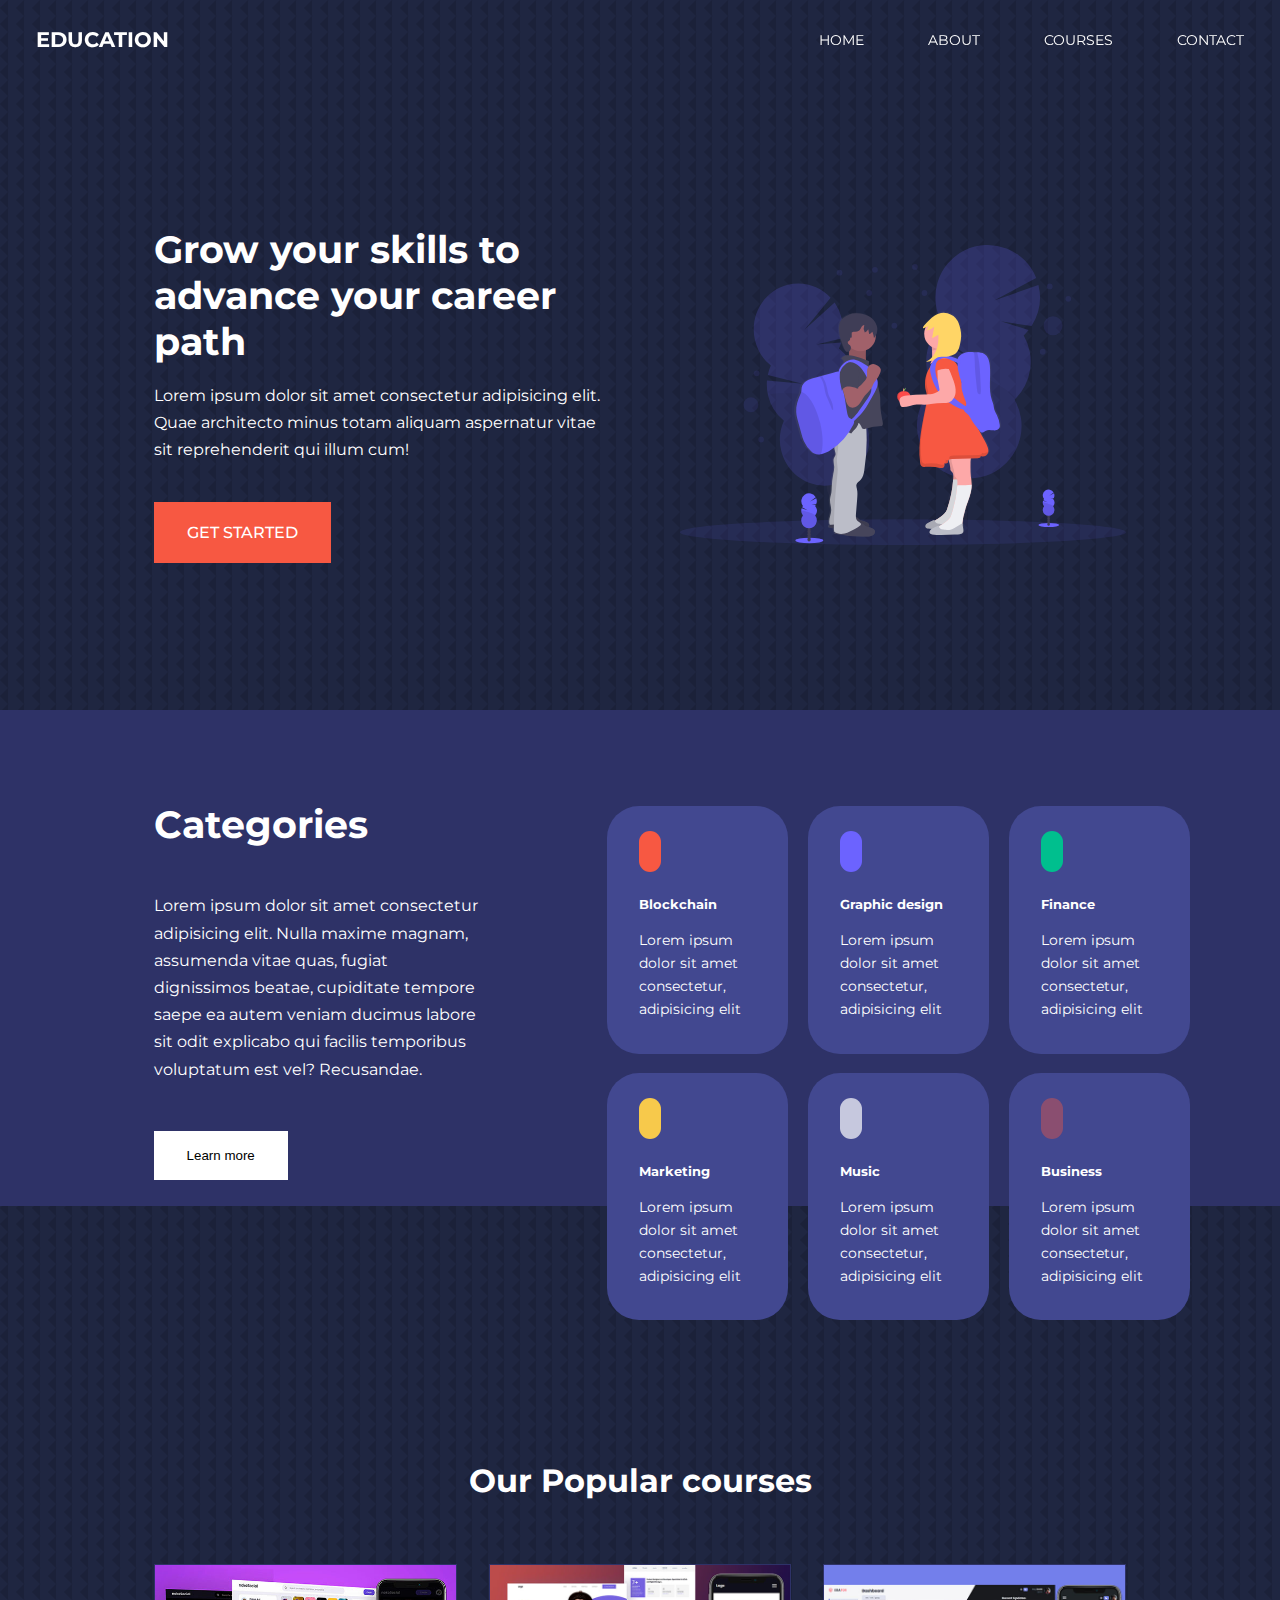
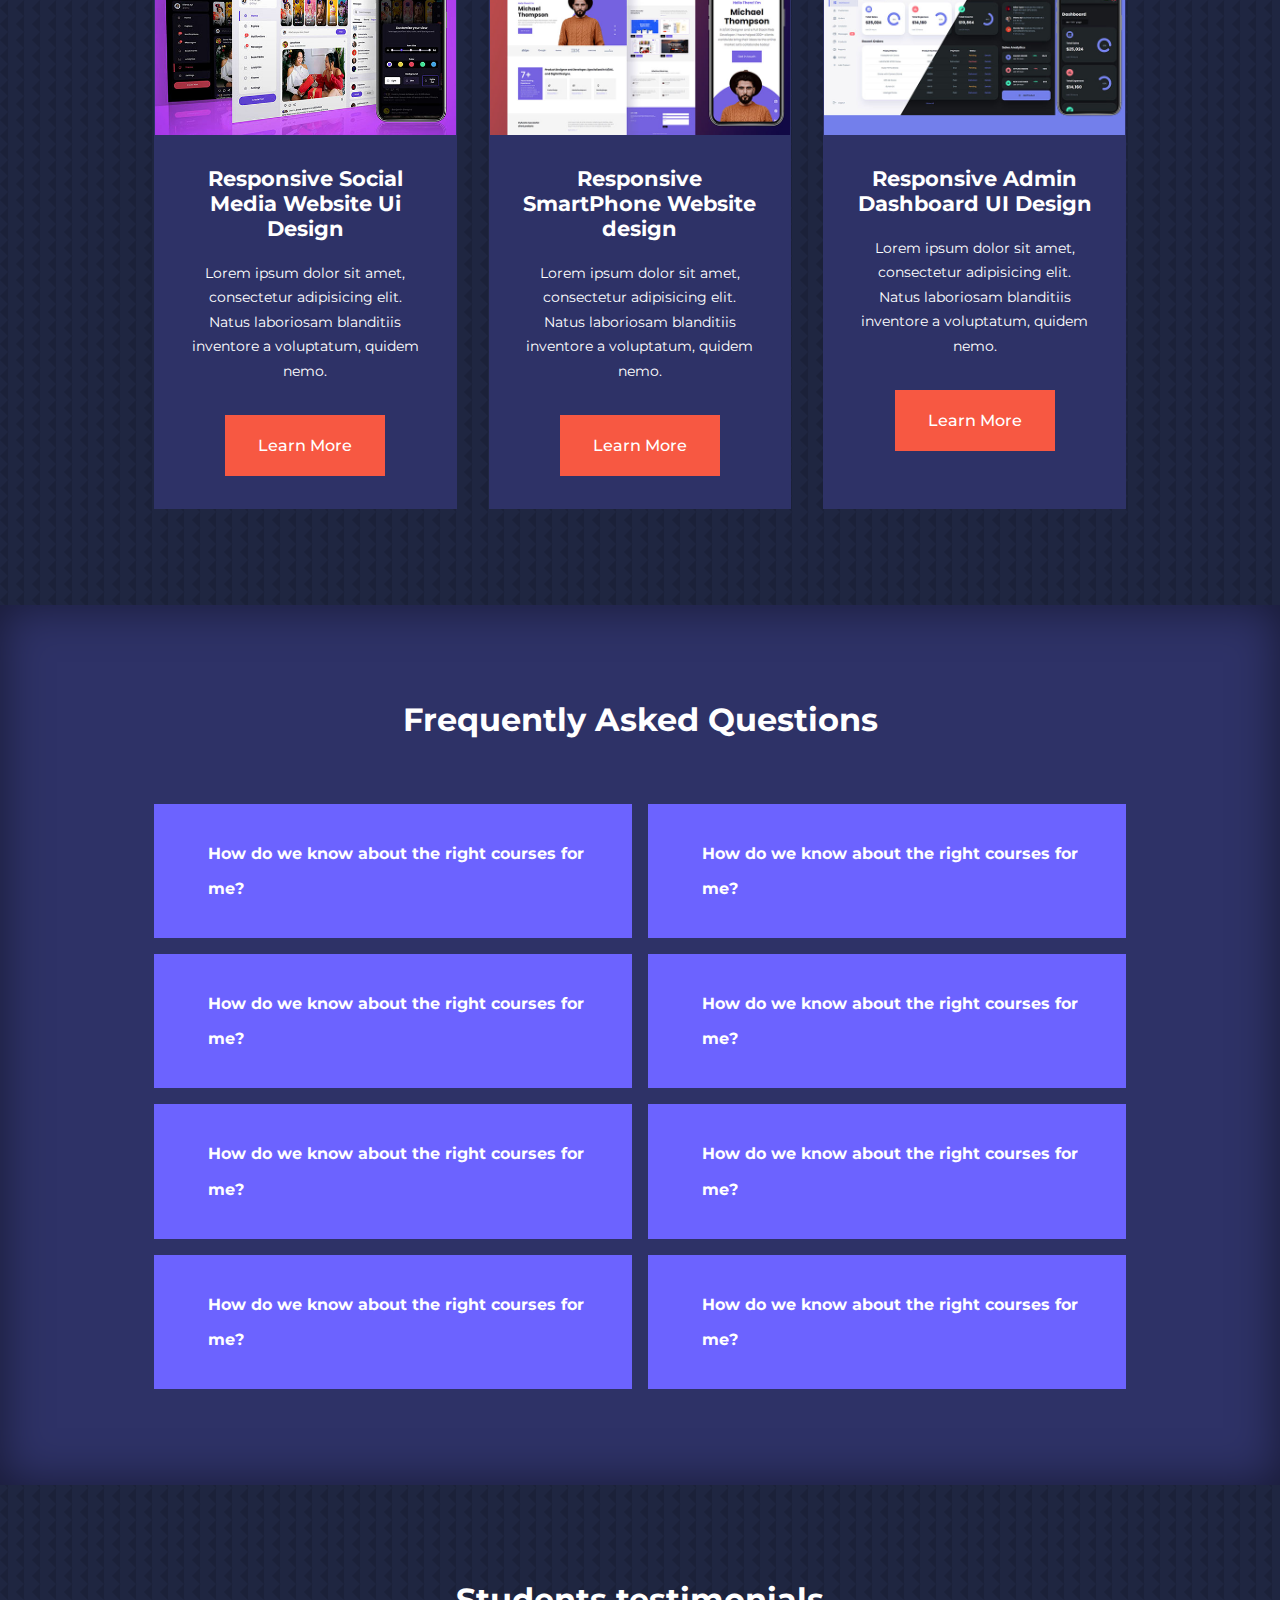
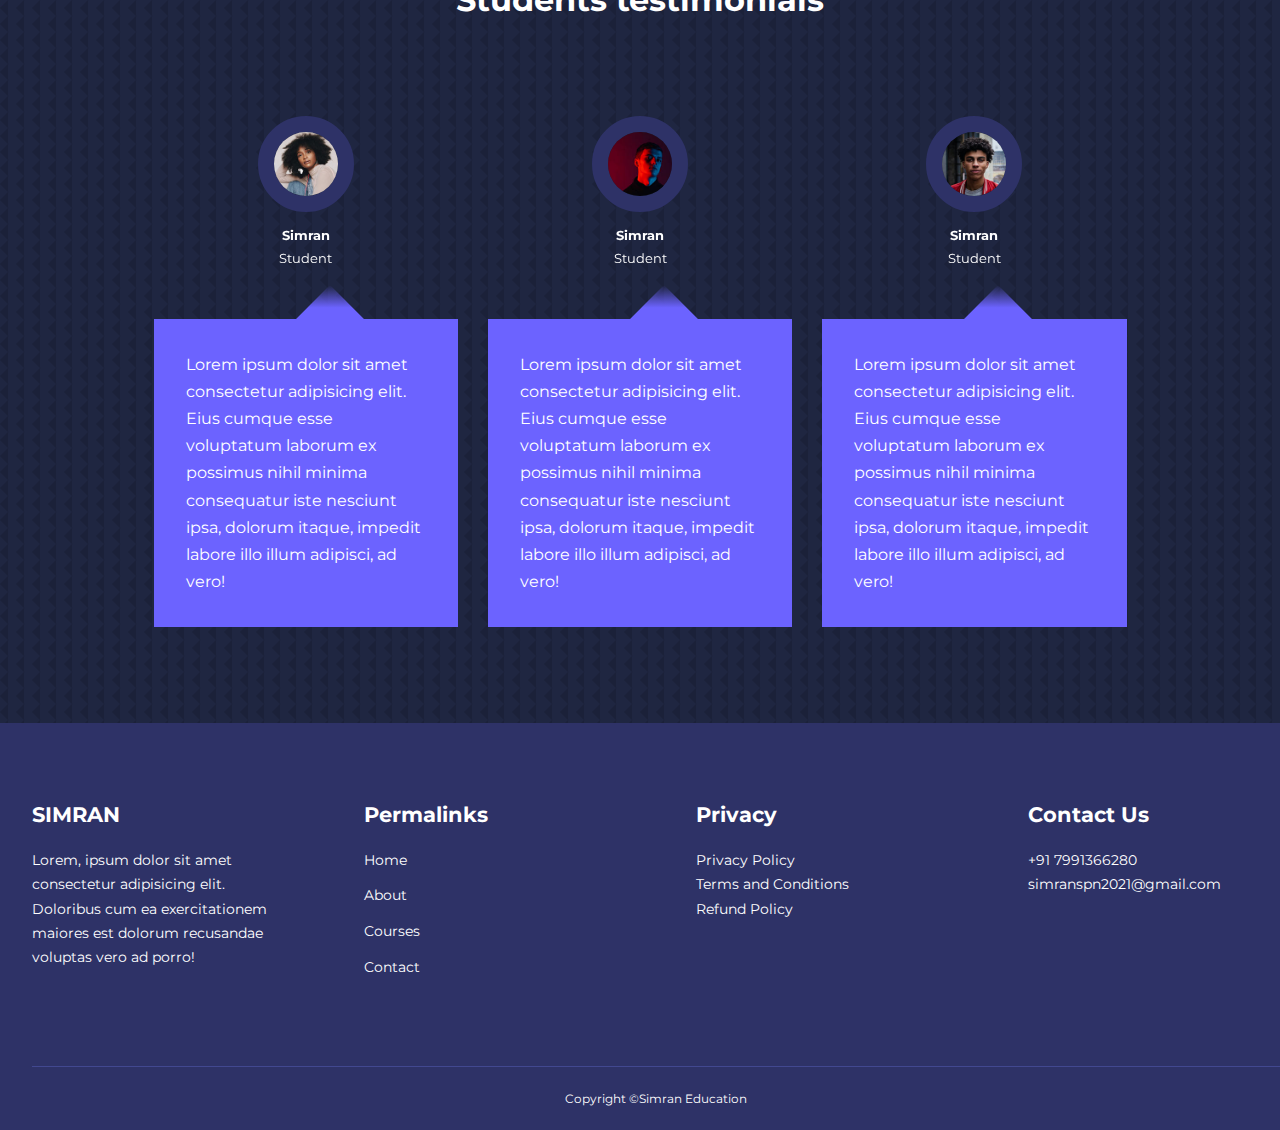
<file: education_website/index.html>
<!---we will also talk about the hosting uisng netlify -->
<!DOCTYPE html>
<html lang="en">
  <head>
    <meta charset="UTF-8" />
    <meta name="viewport" content="width=device-width, initial-scale=1" />
    <title>Education website</title>
    <link rel="stylesheet" href="./css/style.css" />
    <!--for icon we have to use this link ,we have use iconscout-->
    <link
      rel="stylesheet"
      href="https://unicons.iconscout.com/release/v4.0.8/css/line.css"
    />
    <!--to use the google font we have to paste the link here from googlefont.com-->
    <link rel="preconnect" href="https://fonts.googleapis.com" />
    <link rel="preconnect" href="https://fonts.gstatic.com" crossorigin />
    <link
      href="https://fonts.googleapis.com/css2?family=Montserrat:wght@300;400;500;600;800;900&display=swap"
      rel="stylesheet"
    />
    <!--for slider (use in testimonials section)we will use swiperjs.com-->
    <link
      rel="stylesheet"
      href="https://cdn.jsdelivr.net/npm/swiper@10/swiper-bundle.min.css"
    />
    <style>
      body{
        background-image: url("./images/bg-texture.png");
      }
    </style>
  </head>
  <body>
    <!--start of navigation bar -->
    <nav>
      <div class="container nav_container">
        <a href="index.html" id="edu_name"><h4>EDUCATION</h4></a>
        <ul class="nav_menu">
          <li><a href="index.html">HOME</a></li>
          <li><a href="about.html">ABOUT</a></li>
          <li><a href="courses.html">COURSES</a></li>
          <li><a href="contact.html">CONTACT</a></li>
        </ul>
        <!--this is the button for opening the menus-HOMME,CONTACT ETC in th mobile as it will be responsive-->
        <button id="open-menu-btns"><i class="uil uil-bars"></i></button>
        <!--this is the close button -->
        <button id="close-menu-btns"><i class="uil uil-multiply"></i></button>
      </div>
    </nav>
    <!--end of navigation -->
    <!--start of header section-->
    <header>
      <div class="container header_container">
        <div class="header_left">
          <h1>Grow your skills to advance your career path</h1>
          <p>
            Lorem ipsum dolor sit amet consectetur adipisicing elit. Quae
            architecto minus totam aliquam aspernatur vitae sit reprehenderit
            qui illum cum!
          </p>
          <a href="courses.html" class="btn btn-primary">GET STARTED</a>
        </div>
        <div class="header_right">
          <div class="header_right-image">
            <img src="./images/header.svg" alt="" />
          </div>
        </div>
      </div>
    </header>
    <!--end of header section-->

    <!----section area of categories-->
    <section class="categories">
      <div class="container categories_container">
        <div class="categories_left">
          <h1>Categories</h1>
          <p>
            Lorem ipsum dolor sit amet consectetur adipisicing elit. Nulla
            maxime magnam, assumenda vitae quas, fugiat dignissimos beatae,
            cupiditate tempore saepe ea autem veniam ducimus labore sit odit
            explicabo qui facilis temporibus voluptatum est vel? Recusandae.
          </p>
          <button class="btn">Learn more</button>
        </div>
        <div class="categories_right">
          <!--blockchain-->
          <article class="category">
            <span class="category-icon" id="s1"
              ><i class="uil uil-bitcoin-circle"></i>
            </span>
            <h5>Blockchain</h5>
            <p>Lorem ipsum dolor sit amet consectetur, adipisicing elit</p>
          </article>
          <!--Graphic design-->
          <article class="category">
            <span class="category-icon" id="s2"
              ><i class="uil uil-clapper-board"></i>
            </span>
            <h5>Graphic design</h5>
            <p>Lorem ipsum dolor sit amet consectetur, adipisicing elit</p>
          </article>
          <!--Finance-->
          <article class="category">
            <span class="category-icon" id="s3"
              ><i class="uil uil-dollar-alt"></i>
            </span>
            <h5>Finance</h5>
            <p>Lorem ipsum dolor sit amet consectetur, adipisicing elit</p>
          </article>
          <!--Marketing-->
          <article class="category">
            <span class="category-icon" id="s4"
              ><i class="uil uil-newspaper"></i
            ></span>
            <h5>Marketing</h5>
            <p>Lorem ipsum dolor sit amet consectetur, adipisicing elit</p>
          </article>
          <!---Music-->
          <article class="category">
            <span class="category-icon" id="s5"
              ><i class="uil uil-music"></i
            ></span>
            <h5>Music</h5>
            <p>Lorem ipsum dolor sit amet consectetur, adipisicing elit</p>
          </article>
          <!--business-->
          <article class="category">
            <span class="category-icon" id="s6"
              ><i class="uil uil-rupee-sign"></i>
            </span>
            <h5>Business</h5>
            <p>Lorem ipsum dolor sit amet consectetur, adipisicing elit</p>
          </article>
        </div>
      </div>
    </section>
    <!--end of categories section -->

    <!--courses section -->
    <section class="courses">
      <h2>Our Popular courses</h2>
      <div class="container courses_container">
        <article class="course">
          <div class="course_image">
            <img src="./images/course1.jpg " />
          </div>
          <div class="course_info">
            <h4>Responsive Social Media Website Ui Design</h4>
            <p>
              Lorem ipsum dolor sit amet, consectetur adipisicing elit. Natus
              laboriosam blanditiis inventore a voluptatum, quidem nemo.
            </p>
            <a href="courses.html" class="btn btn-primary">Learn More</a>
          </div>
        </article>

        <article class="course">
          <div class="course_image">
            <img src="./images/course2.jpg " />
          </div>
          <div class="course_info">
            <h4>Responsive SmartPhone Website design</h4>
            <p>
              Lorem ipsum dolor sit amet, consectetur adipisicing elit. Natus
              laboriosam blanditiis inventore a voluptatum, quidem nemo.
            </p>
            <a href="courses.html" class="btn btn-primary">Learn More</a>
          </div>
        </article>

        <article class="course">
          <div class="course_image">
            <img src="./images/course3.jpg " />
          </div>
          <div class="course_info">
            <h4>Responsive Admin Dashboard UI Design</h4>
            <p>
              Lorem ipsum dolor sit amet, consectetur adipisicing elit. Natus
              laboriosam blanditiis inventore a voluptatum, quidem nemo.
            </p>
            <a href="courses.html" class="btn btn-primary">Learn More</a>
          </div>
        </article>
      </div>
    </section>
    <!--end of courses section -->

    <!-----------------------------frequently asked question section-->
    <section class="faqs">
      <h2>Frequently Asked Questions</h2>
      <div class="container faqs_container">
        <article class="faq">
          <div class="faq_icon"><i class="uil uil-plus"></i></div>
          <div class="ques_ans">
            <h4>How do we know about the right courses for me?</h4>
            <p>
              Lorem, ipsum dolor sit amet consectetur adipisicing elit.
              Explicabo, repellendus. Voluptatem, tempore nisi iure consequatur
              sed similique quas enim magni ipsum! Laudantium officiis qui eos
              iste rem optio ut pariatur.
            </p>
          </div>
        </article>

        <article class="faq">
          <div class="faq_icon"><i class="uil uil-plus"></i></div>
          <div class="ques_ans">
            <h4>How do we know about the right courses for me?</h4>
            <p>
              Lorem, ipsum dolor sit amet consectetur adipisicing elit.
              Explicabo, repellendus. Voluptatem, tempore nisi iure consequatur
              sed similique quas enim magni ipsum! Laudantium officiis qui eos
              iste rem optio ut pariatur.
            </p>
          </div>
        </article>

        <article class="faq">
          <div class="faq_icon"><i class="uil uil-plus"></i></div>
          <div class="ques_ans">
            <h4>How do we know about the right courses for me?</h4>
            <p>
              Lorem, ipsum dolor sit amet consectetur adipisicing elit.
              Explicabo, repellendus. Voluptatem, tempore nisi iure consequatur
              sed similique quas enim magni ipsum! Laudantium officiis qui eos
              iste rem optio ut pariatur.
            </p>
          </div>
        </article>

        <article class="faq">
          <div class="faq_icon"><i class="uil uil-plus"></i></div>
          <div class="ques_ans">
            <h4>How do we know about the right courses for me?</h4>
            <p>
              Lorem, ipsum dolor sit amet consectetur adipisicing elit.
              Explicabo, repellendus. Voluptatem, tempore nisi iure consequatur
              sed similique quas enim magni ipsum! Laudantium officiis qui eos
              iste rem optio ut pariatur.
            </p>
          </div>
        </article>

        <article class="faq">
          <div class="faq_icon"><i class="uil uil-plus"></i></div>
          <div class="ques_ans">
            <h4>How do we know about the right courses for me?</h4>
            <p>
              Lorem, ipsum dolor sit amet consectetur adipisicing elit.
              Explicabo, repellendus. Voluptatem, tempore nisi iure consequatur
              sed similique quas enim magni ipsum! Laudantium officiis qui eos
              iste rem optio ut pariatur.
            </p>
          </div>
        </article>

        <article class="faq">
          <div class="faq_icon"><i class="uil uil-plus"></i></div>
          <div class="ques_ans">
            <h4>How do we know about the right courses for me?</h4>
            <p>
              Lorem, ipsum dolor sit amet consectetur adipisicing elit.
              Explicabo, repellendus. Voluptatem, tempore nisi iure consequatur
              sed similique quas enim magni ipsum! Laudantium officiis qui eos
              iste rem optio ut pariatur.
            </p>
          </div>
        </article>

        <article class="faq">
          <div class="faq_icon"><i class="uil uil-plus"></i></div>
          <div class="ques_ans">
            <h4>How do we know about the right courses for me?</h4>
            <p>
              Lorem, ipsum dolor sit amet consectetur adipisicing elit.
              Explicabo, repellendus. Voluptatem, tempore nisi iure consequatur
              sed similique quas enim magni ipsum! Laudantium officiis qui eos
              iste rem optio ut pariatur.
            </p>
          </div>
        </article>

        <article class="faq">
          <div class="faq_icon"><i class="uil uil-plus"></i></div>
          <div class="ques_ans">
            <h4>How do we know about the right courses for me?</h4>
            <p>
              Lorem, ipsum dolor sit amet consectetur adipisicing elit.
              Explicabo, repellendus. Voluptatem, tempore nisi iure consequatur
              sed similique quas enim magni ipsum! Laudantium officiis qui eos
              iste rem optio ut pariatur.
            </p>
          </div>
        </article>
      </div>
    </section>
    <!----end of Frequenlty asked questions-->

    <!--start of testimonials-->
    <section class="container testimonials_container mySwiper">
      <h2>Students testimonials</h2>
      <div class="swiper-wrapper">
        <article class="testimonial swiper-slide">
          <div class="avatar">
            <img src="./images/avatar1.jpg" />
          </div>
          <div class="testimonial_info">
            <h5>Simran</h5>
            <small>Student</small>
          </div>
          <div class="testimonial_body">
            <p>
              Lorem ipsum dolor sit amet consectetur adipisicing elit. Eius
              cumque esse voluptatum laborum ex possimus nihil minima
              consequatur iste nesciunt ipsa, dolorum itaque, impedit labore
              illo illum adipisci, ad vero!
            </p>
          </div>
        </article>

        <article class="testimonial swiper-slide">
          <div class="avatar">
            <img src="./images/avatar2.jpg" />
          </div>
          <div class="testimonial_info">
            <h5>Simran</h5>
            <small>Student</small>
          </div>
          <div class="testimonial_body">
            <p>
              Lorem ipsum dolor sit amet consectetur adipisicing elit. Eius
              cumque esse voluptatum laborum ex possimus nihil minima
              consequatur iste nesciunt ipsa, dolorum itaque, impedit labore
              illo illum adipisci, ad vero!
            </p>
          </div>
        </article>

        <article class="testimonial swiper-slide">
          <div class="avatar">
            <img src="./images/avatar3.jpg" />
          </div>
          <div class="testimonial_info">
            <h5>Simran</h5>
            <small>Student</small>
          </div>
          <div class="testimonial_body">
            <p>
              Lorem ipsum dolor sit amet consectetur adipisicing elit. Eius
              cumque esse voluptatum laborum ex possimus nihil minima
              consequatur iste nesciunt ipsa, dolorum itaque, impedit labore
              illo illum adipisci, ad vero!
            </p>
          </div>
        </article>
      </div>
    </section>
    <!--end of testimnoials-->

    <!--footer section-->
    <footer>
      <div class="footer footer_container">
        <div class="footer_1">
          <a href="index.html" class="footer_logo"><h4>SIMRAN</h4></a>
          <p>
            Lorem, ipsum dolor sit amet consectetur adipisicing elit. Doloribus
            cum ea exercitationem maiores est dolorum recusandae voluptas vero
            ad porro!
          </p>
        </div>
        <div class="footer_2">
          <h4>Permalinks</h4>
          <ul class="permalinks">
            <li><a href="index.html">Home</a></li>
            <li><a href="about.html">About</a></li>
            <li><a href="courses.html">Courses</a></li>
            <li><a href="contact.html">Contact</a></li>
          </ul>
        </div>
        <div class="footer_3">
          <h4>Privacy</h4>
          <li><a href="#">Privacy Policy</a></li>
          <li><a href="#">Terms and Conditions</a></li>
          <li><a href="#">Refund Policy</a></li>
        </div>
        <div class="footer_4">
          <h4>Contact Us</h4>
          <div>
            <p>+91 7991366280</p>
            <p>simranspn2021@gmail.com</p>
          </div>
          <div>
            <ul class="footer_socials">
              <li>
                <a href="#"><i class="uil uil-facebook"></i></a>
              </li>
              <li>
                <a href="#"><i class="uil uil-instagram"></i></a>
              </li>
              <li>
                <a href="#"><i class="uil uil-linkedin"></i></a>
              </li>
              <li>
                <a href="#"><i class="uil uil-twitter"></i></a>
              </li>
            </ul>
          </div>
        </div>
      </div>
      <div class="footer_copyright">
        <small>Copyright &copy;Simran Education</small>
      </div>
    </footer>

    <!---end of footer section-->
    <script src="./script.js"></script>
    <script src="https://cdn.jsdelivr.net/npm/swiper@10/swiper-bundle.min.js"></script>

    <script>
      var swiper = new Swiper(".mySwiper", {
        slidesPerView: 3,
        spaceBetween: 30,
        pagination: {
          el: ".swiper-pagination",
          clickable: true,
        },
      });
    </script>
  </body>
</html>
</file>
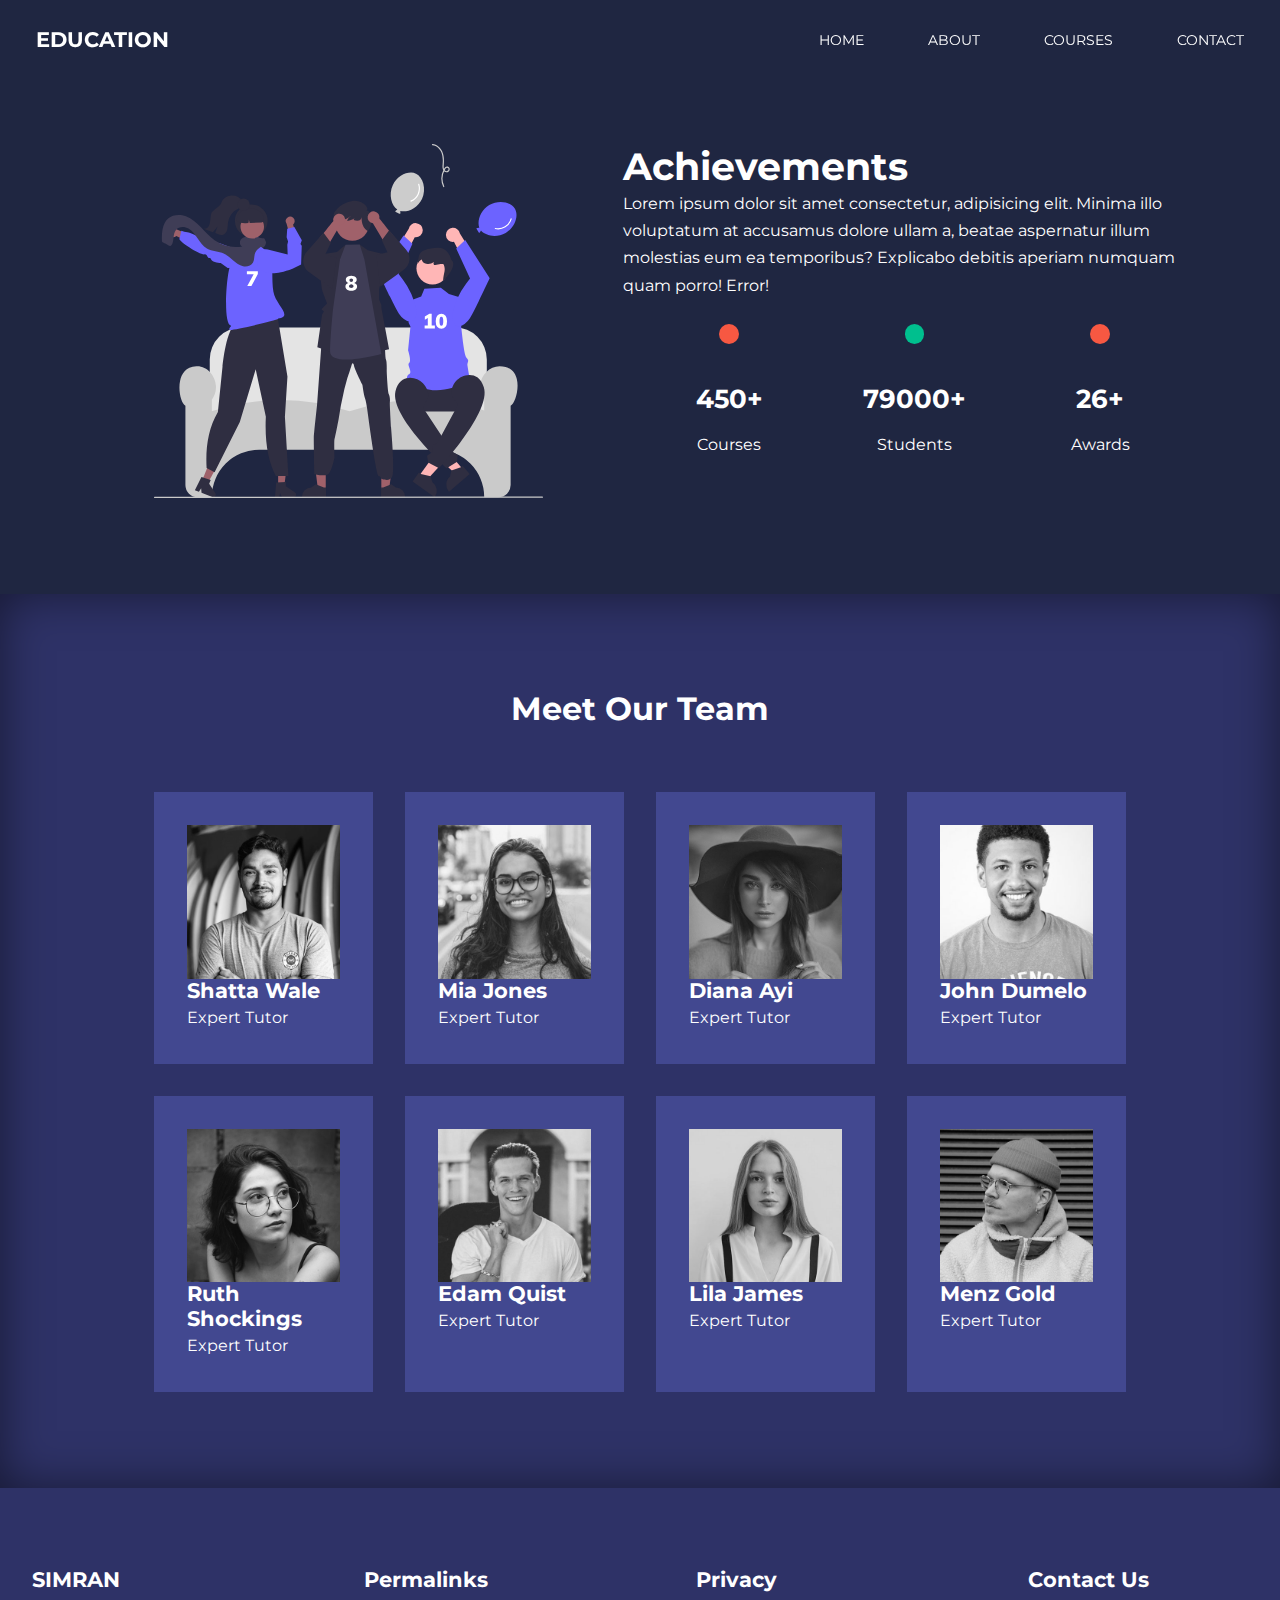
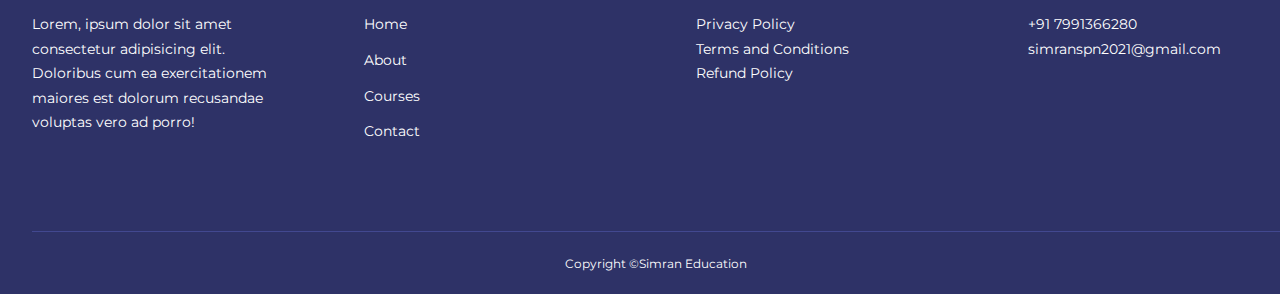
<file: education_website/about.html>
<!DOCTYPE html>
<html lang="en">
  <head>
    <meta charset="UTF-8" />
    <meta name="viewport" content="width=device-width, initial-scale=1" />
    <title>Education website</title>
    <link rel="stylesheet" href="./css/style.css" />
    <!--css for about section -->
    <link rel="stylesheet" href="./css/about.css"/>
    <!--for icon we have to use this link ,we have use iconscout-->
    <link
      rel="stylesheet"
      href="https://unicons.iconscout.com/release/v4.0.8/css/line.css"
    />
    <!--to use the google font we have to paste the link here from googlefont.com-->
    <link rel="preconnect" href="https://fonts.googleapis.com" />
    <link rel="preconnect" href="https://fonts.gstatic.com" crossorigin />
    <link
      href="https://fonts.googleapis.com/css2?family=Montserrat:wght@300;400;500;600;800;900&display=swap"
      rel="stylesheet"
    />
   
  </head>
  <body>
    <!--start of navigation bar -->
    <nav>
      <div class="container nav_container">
        <a href="index.html" id="edu_name"><h4>EDUCATION</h4></a>
        <ul class="nav_menu">
          <li><a href="index.html">HOME</a></li>
          <li><a href="about.html">ABOUT</a></li>
          <li><a href="courses.html">COURSES</a></li>
          <li><a href="contact.html">CONTACT</a></li>
        </ul>
        <!--this is the button for opening the menus-HOMME,CONTACT ETC in th mobile as it will be responsive-->
        <button id="open-menu-btns"><i class="uil uil-bars"></i></button>
        <!--this is the close button -->
        <button id="close-menu-btns"><i class="uil uil-multiply"></i></button>
      </div>
    </nav>
<!--------------end of navigation -->
<section class="about_achievements">
    <div class="container about_achievements-container">
        <div class="achievement-left">
<img src="./images/about achievements.svg">
        </div>
        <div class="achievement-right">
<h1>Achievements</h1>
<p>
    Lorem ipsum dolor sit amet consectetur, adipisicing elit. Minima illo voluptatum at accusamus dolore ullam a, beatae aspernatur illum molestias eum ea temporibus? Explicabo debitis aperiam numquam quam porro! Error!
</p>
<div class="achievements_cards">
    <article class="achievement_card">
        <span class="achievement_icon">
            <i class="uil uil-video"></i>
        </span>
        <h3>450+</h3>
        <p>Courses</p>
    </article>

    <article class="achievement_card">
        <span class="achievement_icon">
            <i class="uil uil-users-alt"></i>        </span>
        <h3>79000+</h3>
        <p>Students</p>
    </article>

    <article class="achievement_card">
        <span class="achievement_icon">
            <i class="uil uil-award"></i>
        </span>
        <h3>26+</h3>
        <p>Awards</p>
    </article>
</div>

        </div>
    </div>
</section>

<!-----------------aCHIEVEMENTS OVER-->

<!--MEET OUR TEAM -->
<section class="team">
  <h2>Meet Our Team</h2>
  <div class="container team_container">
    <article class="team_member">
      <div class="team_member_image">
        <img src="./images/tm1.jpg">
        <h4>Shatta Wale</h4>
        <p>Expert Tutor </p>
      </div>
      <div class="team_member_socials">
        <a href="https://instagram.com" target="blank"><i class="uil uil-instagram"></i></a><!--target is used to open a page in next window-->
        <a href="https://twitter.com" target="blank"><i class="uil uil-twitter"></i></a>
        <a href="https://linkedIn.com" target="blank"><i class="uil uil-linkedin"></i></a>
      </div>
    </article>

    <article class="team_member">
      <div class="team_member_image">
        <img src="./images/tm2.jpg">
        <h4>Mia Jones</h4>
        <p>Expert Tutor </p>
      </div>
      <div class="team_member_socials">
        <a href="https://instagram.com" target="blank"><i class="uil uil-instagram"></i></a><!--target is used to open a page in next window-->
        <a href="https://twitter.com" target="blank"><i class="uil uil-twitter"></i></a>
        <a href="https://linkedIn.com" target="blank"><i class="uil uil-linkedin"></i></a>
      </div>
    </article>

    <article class="team_member">
      <div class="team_member_image">
        <img src="./images/tm3.jpg">
        <h4>Diana Ayi</h4>
        <p>Expert Tutor </p>
      </div>
      <div class="team_member_socials">
        <a href="https://instagram.com" target="blank"><i class="uil uil-instagram"></i></a><!--target is used to open a page in next window-->
        <a href="https://twitter.com" target="blank"><i class="uil uil-twitter"></i></a>
        <a href="https://linkedIn.com" target="blank"><i class="uil uil-linkedin"></i></a>
      </div>
    </article>

    <article class="team_member">
      <div class="team_member_image">
        <img src="./images/tm4.jpg">
        <h4>John Dumelo</h4>
        <p>Expert Tutor </p>
      </div>
      <div class="team_member_socials">
        <a href="https://instagram.com" target="blank"><i class="uil uil-instagram"></i></a><!--target is used to open a page in next window-->
        <a href="https://twitter.com" target="blank"><i class="uil uil-twitter"></i></a>
        <a href="https://linkedIn.com" target="blank"><i class="uil uil-linkedin"></i></a>
      </div>
    </article>

    <article class="team_member">
      <div class="team_member_image">
        <img src="./images/tm5.jpg">
        <h4>Ruth Shockings</h4>
        <p>Expert Tutor </p>
      </div>
      <div class="team_member_socials">
        <a href="https://instagram.com" target="blank"><i class="uil uil-instagram"></i></a><!--target is used to open a page in next window-->
        <a href="https://twitter.com" target="blank"><i class="uil uil-twitter"></i></a>
        <a href="https://linkedIn.com" target="blank"><i class="uil uil-linkedin"></i></a>
      </div>
    </article>

    <article class="team_member">
      <div class="team_member_image">
        <img src="./images/tm6.jpg">
        <h4>Edam Quist</h4>
        <p>Expert Tutor </p>
      </div>
      <div class="team_member_socials">
        <a href="https://instagram.com" target="blank"><i class="uil uil-instagram"></i></a><!--target is used to open a page in next window-->
        <a href="https://twitter.com" target="blank"><i class="uil uil-twitter"></i></a>
        <a href="https://linkedIn.com" target="blank"><i class="uil uil-linkedin"></i></a>
      </div>
    </article>

    <article class="team_member">
      <div class="team_member_image">
        <img src="./images/tm7.jpg">
        <h4>Lila James</h4>
        <p>Expert Tutor </p>
      </div>
      <div class="team_member_socials">
        <a href="https://instagram.com" target="blank"><i class="uil uil-instagram"></i></a><!--target is used to open a page in next window-->
        <a href="https://twitter.com" target="blank"><i class="uil uil-twitter"></i></a>
        <a href="https://linkedIn.com" target="blank"><i class="uil uil-linkedin"></i></a>
      </div>
    </article>

    <article class="team_member">
      <div class="team_member_image">
        <img src="./images/tm8.jpg">
        <h4>Menz Gold</h4>
        <p>Expert Tutor </p>
      </div>
      <div class="team_member_socials">
        <a href="https://instagram.com" target="blank"><i class="uil uil-instagram"></i></a><!--target is used to open a page in next window-->
        <a href="https://twitter.com" target="blank"><i class="uil uil-twitter"></i></a>
        <a href="https://linkedIn.com" target="blank"><i class="uil uil-linkedin"></i></a>
      </div>
    </article>

  </div>
</section>
<!--------------------------meet members -->

    <!--footer section-->
    <footer>
        <div class="footer footer_container">
          <div class="footer_1">
            <a href="index.html" class="footer_logo"><h4>SIMRAN</h4></a>
            <p>
              Lorem, ipsum dolor sit amet consectetur adipisicing elit. Doloribus
              cum ea exercitationem maiores est dolorum recusandae voluptas vero
              ad porro!
            </p>
          </div>
          <div class="footer_2">
            <h4>Permalinks</h4>
            <ul class="permalinks">
              <li><a href="index.html">Home</a></li>
              <li><a href="about.html">About</a></li>
              <li><a href="courses.html">Courses</a></li>
              <li><a href="contact.html">Contact</a></li>
            </ul>
          </div>
          <div class="footer_3">
            <h4>Privacy</h4>
            <li><a href="#">Privacy Policy</a></li>
            <li><a href="#">Terms and Conditions</a></li>
            <li><a href="#">Refund Policy</a></li>
          </div>
          <div class="footer_4">
            <h4>Contact Us</h4>
            <div>
              <p>+91 7991366280</p>
              <p>simranspn2021@gmail.com</p>
            </div>
            <div>
              <ul class="footer_socials">
                <li>
                  <a href="#"><i class="uil uil-facebook"></i></a>
                </li>
                <li>
                  <a href="#"><i class="uil uil-instagram"></i></a>
                </li>
                <li>
                  <a href="#"><i class="uil uil-linkedin"></i></a>
                </li>
                <li>
                  <a href="#"><i class="uil uil-twitter"></i></a>
                </li>
              </ul>
            </div>
          </div>
        </div>
        <div class="footer_copyright">
          <small>Copyright &copy;Simran Education</small>
        </div>
      </footer>
  
      <!---end of footer section-->
      <script src="./script.js"></script>
   
    </body>
  </html>
</file>
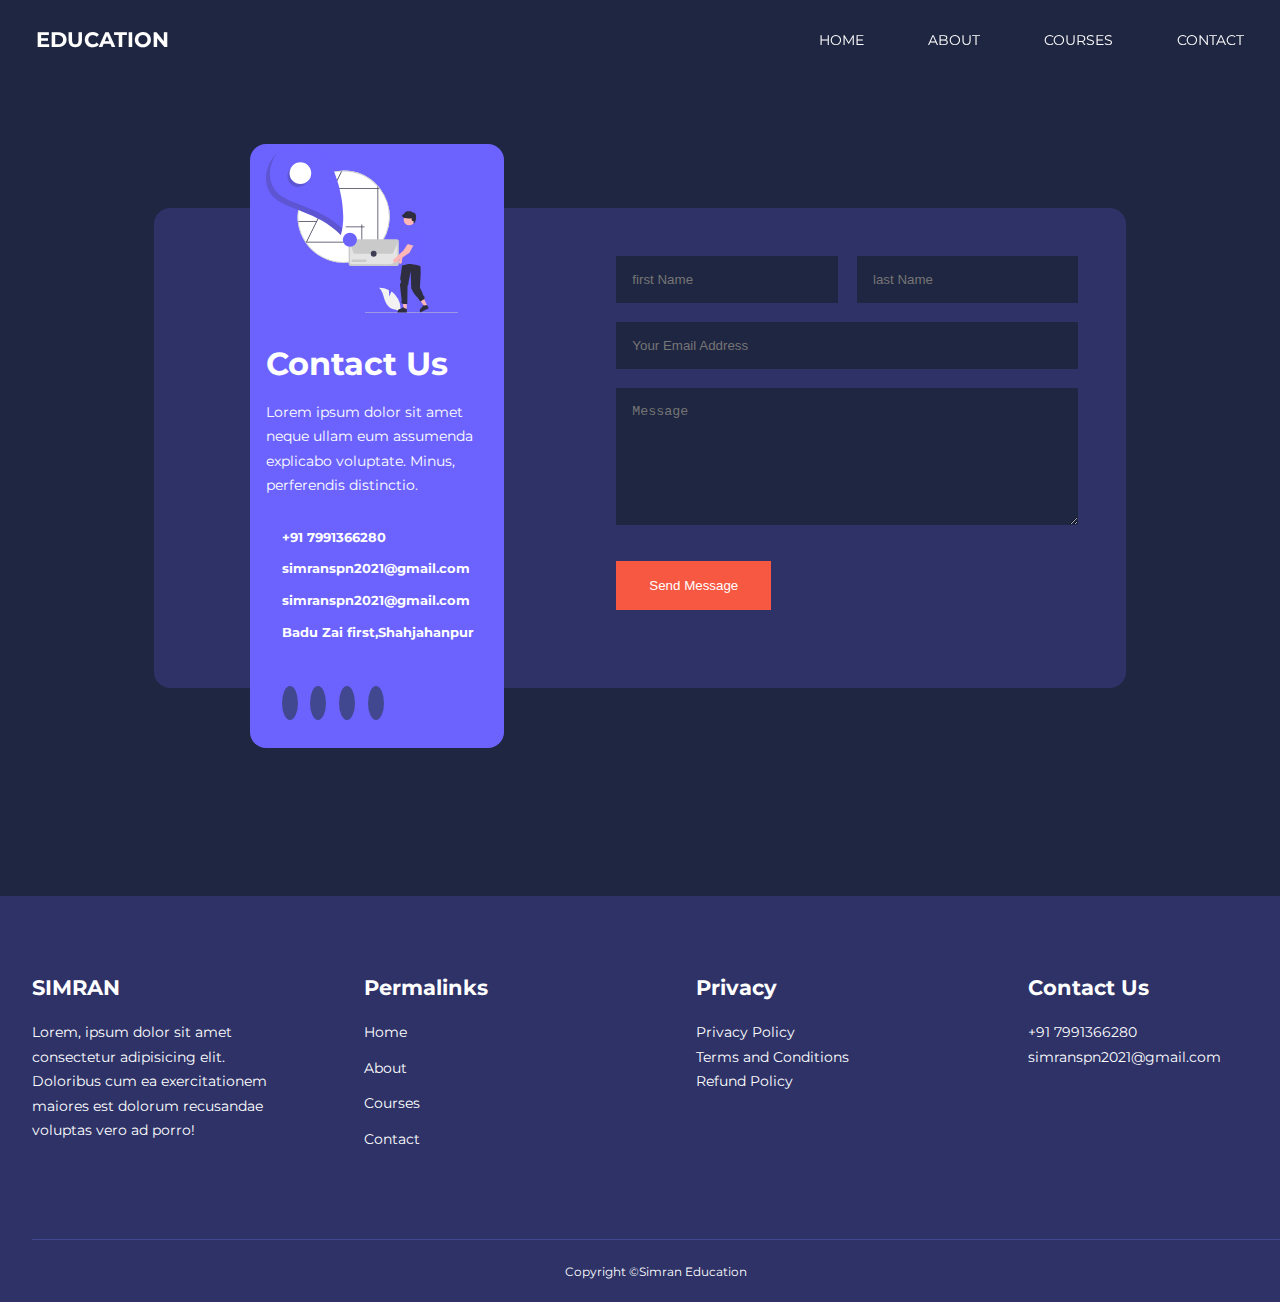
<file: education_website/contact.html>
<!DOCTYPE html>
<html lang="en">
  <head>
    <meta charset="UTF-8" />
    <meta name="viewport" content="width=device-width, initial-scale=1" />
    <title>Education website</title>
    <link rel="stylesheet" href="./css/style.css" />
    <!--css for about section -->
    <link rel="stylesheet" href="./css/contact.css"/>
    <!--for icon we have to use this link ,we have use iconscout-->
    <link
      rel="stylesheet"
      href="https://unicons.iconscout.com/release/v4.0.8/css/line.css"
    />
    <!--to use the google font we have to paste the link here from googlefont.com-->
    <link rel="preconnect" href="https://fonts.googleapis.com" />
    <link rel="preconnect" href="https://fonts.gstatic.com" crossorigin />
    <link
      href="https://fonts.googleapis.com/css2?family=Montserrat:wght@300;400;500;600;800;900&display=swap"
      rel="stylesheet"
    />
   
  </head>
  <body>
    <!--start of navigation bar -->
    <nav>
      <div class="container nav_container">
        <a href="index.html" id="edu_name"><h4>EDUCATION</h4></a>
        <ul class="nav_menu">
          <li><a href="index.html">HOME</a></li>
          <li><a href="about.html">ABOUT</a></li>
          <li><a href="courses.html">COURSES</a></li>
          <li><a href="contact.html">CONTACT</a></li>
        </ul>
        <!--this is the button for opening the menus-HOMME,CONTACT ETC in th mobile as it will be responsive-->
        <button id="open-menu-btns"><i class="uil uil-bars"></i></button>
        <!--this is the close button -->
        <button id="close-menu-btns"><i class="uil uil-multiply"></i></button>
      </div>
    </nav>
    <!--end of mavigation-->

    <!---form -->
    <section class="contact">
         <div class="container contact_container">
            <aside class="contact_aside">
                <div class="aside_image">
                    <img src="./images/contact.svg">
                    </div>
                    <h2>Contact Us</h2>
                    <p>
                        Lorem ipsum dolor sit amet neque ullam eum assumenda explicabo voluptate. Minus, perferendis distinctio.
                    </p>
                    <ul class="contact_details">
                      <li>
                        <i class="uil uil-phone"></i>
                     <h5>+91 7991366280</h5> </li>
                     <li>
                        <i class="uil uil-envelope"></i>
                        <h5>simranspn2021@gmail.com</h5>
                     </li>
                     <li>
                        <i class="uil uil-envelope"></i>
                        <h5>simranspn2021@gmail.com</h5>
                     </li>
                     <li>
                        <i class="uil uil-map-marker"></i>
                        <h5>Badu Zai first,Shahjahanpur</h5>
                     </li>
                    </ul>
                    <ul class="contact_socials">
                        <li><a href="https://facebook.com"><i class="uil uil-facebook-f"></i></a></li>
                        <li><a href="https://instagram.com"><i class="uil uil-instagram"></i></a></li>
                        <li><a href="https://twitter.com"><i class="uil uil-twitter"></i></a></li>
                        <li><a href="https://linkedin.com"><i class="uil uil-linkedin"></i></a></li>
                    </ul>
          
            </aside>
<!--this action is from formspree website there i have cretaed a form and copy the link and method -->

            <form action="https://formspree.io/f/mknlgbzd" method="POST" class="contact_form">
                <div class="form_name">
                    <input type="text" placeholder="first Name" required>
                    <input type="text" placeholder="last Name" required>
                    </div>
                    <input type="email" name="email address" placeholder="Your Email Address" required>
                    <textarea name="Message" rows="7" placeholder="Message" required></textarea>
                    <button type="submit" class="btn btn-primary">Send Message</button>
                </form>
                </div>
    </section>









 <!--footer section-->
 <footer>
    <div class="footer footer_container">
      <div class="footer_1">
        <a href="index.html" class="footer_logo"><h4>SIMRAN</h4></a>
        <p>
          Lorem, ipsum dolor sit amet consectetur adipisicing elit. Doloribus
          cum ea exercitationem maiores est dolorum recusandae voluptas vero
          ad porro!
        </p>
      </div>
      <div class="footer_2">
        <h4>Permalinks</h4>
        <ul class="permalinks">
          <li><a href="index.html">Home</a></li>
          <li><a href="about.html">About</a></li>
          <li><a href="courses.html">Courses</a></li>
          <li><a href="contact.html">Contact</a></li>
        </ul>
      </div>
      <div class="footer_3">
        <h4>Privacy</h4>
        <li><a href="#">Privacy Policy</a></li>
        <li><a href="#">Terms and Conditions</a></li>
        <li><a href="#">Refund Policy</a></li>
      </div>
      <div class="footer_4">
        <h4>Contact Us</h4>
        <div>
          <p>+91 7991366280</p>
          <p>simranspn2021@gmail.com</p>
        </div>
        <div>
          <ul class="footer_socials">
            <li>
              <a href="#"><i class="uil uil-facebook"></i></a>
            </li>
            <li>
              <a href="#"><i class="uil uil-instagram"></i></a>
            </li>
            <li>
              <a href="#"><i class="uil uil-linkedin"></i></a>
            </li>
            <li>
              <a href="#"><i class="uil uil-twitter"></i></a>
            </li>
          </ul>
        </div>
      </div>
    </div>
    <div class="footer_copyright">
      <small>Copyright &copy;Simran Education</small>
    </div>
  </footer>

  <!---end of footer section-->
  <script src="./script.js"></script>
  <script src="https://cdn.jsdelivr.net/npm/swiper@10/swiper-bundle.min.js"></script>

</body>
</html>
</file>
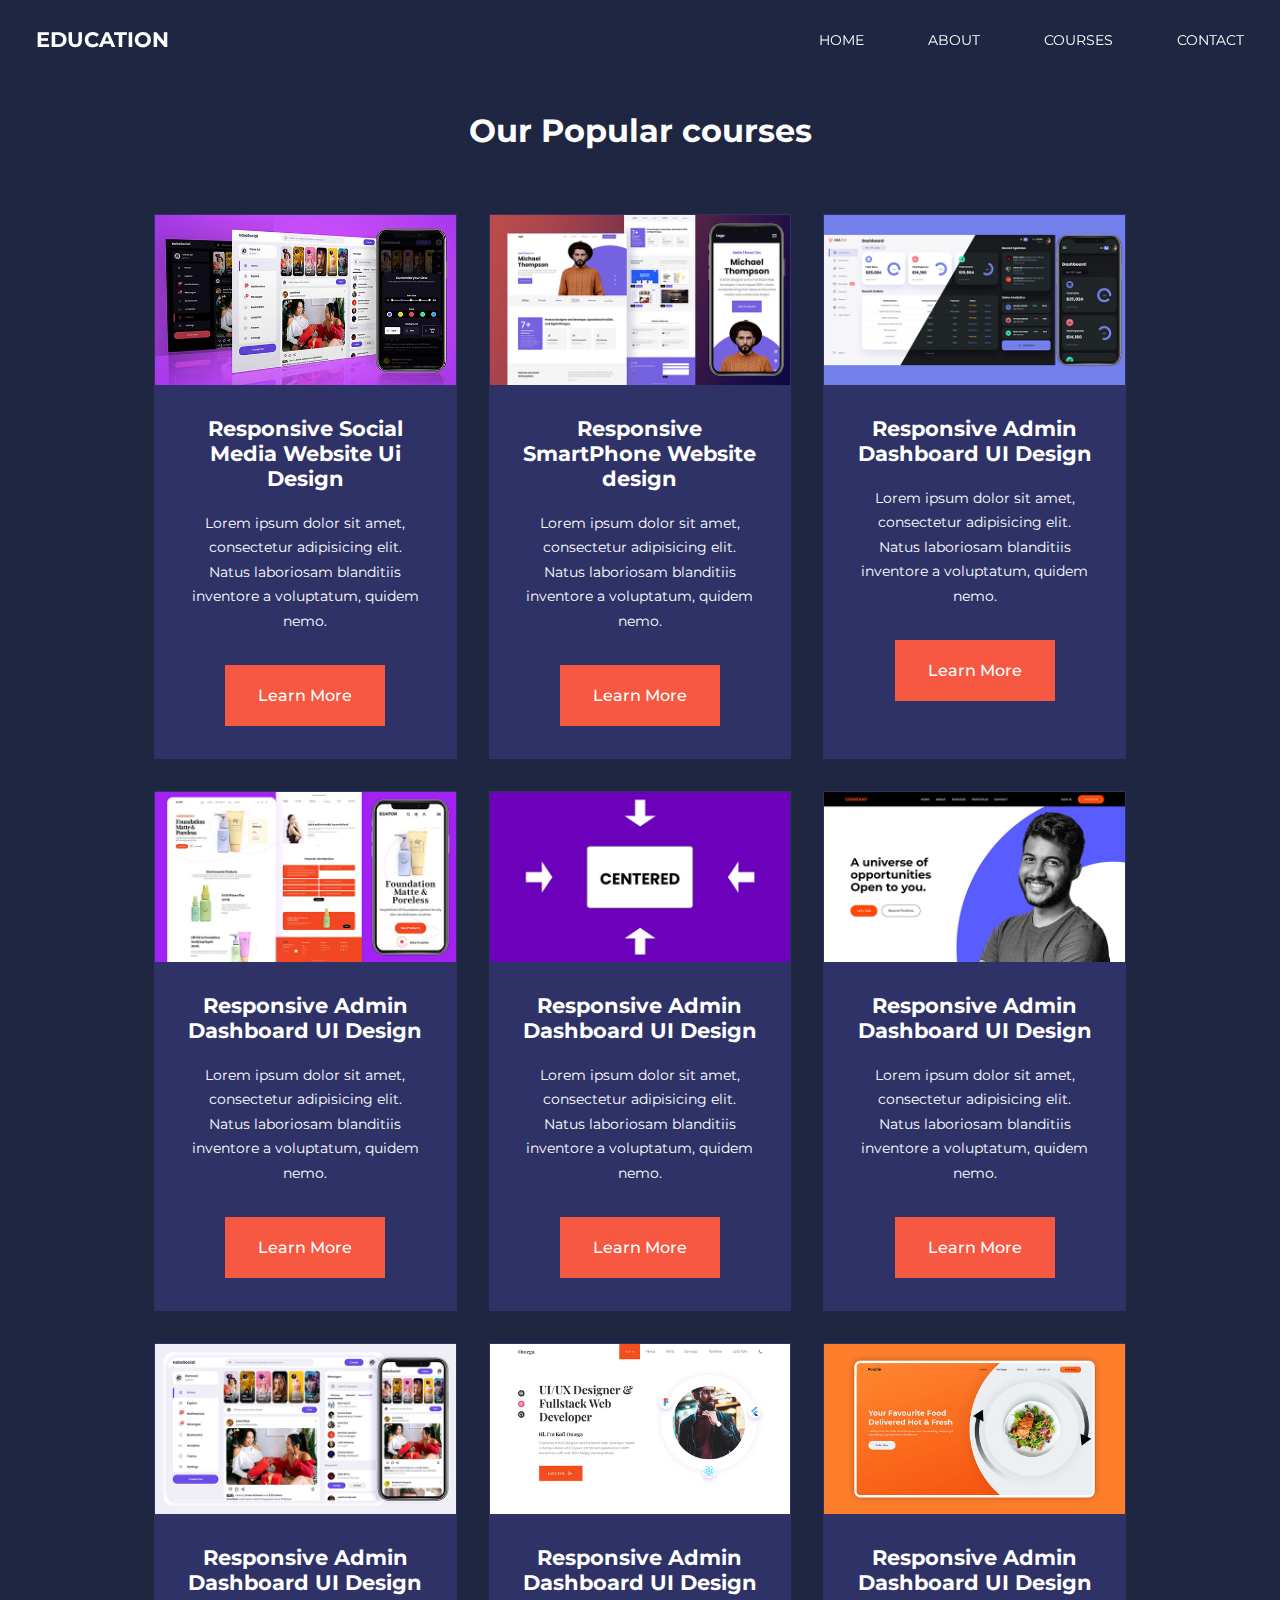
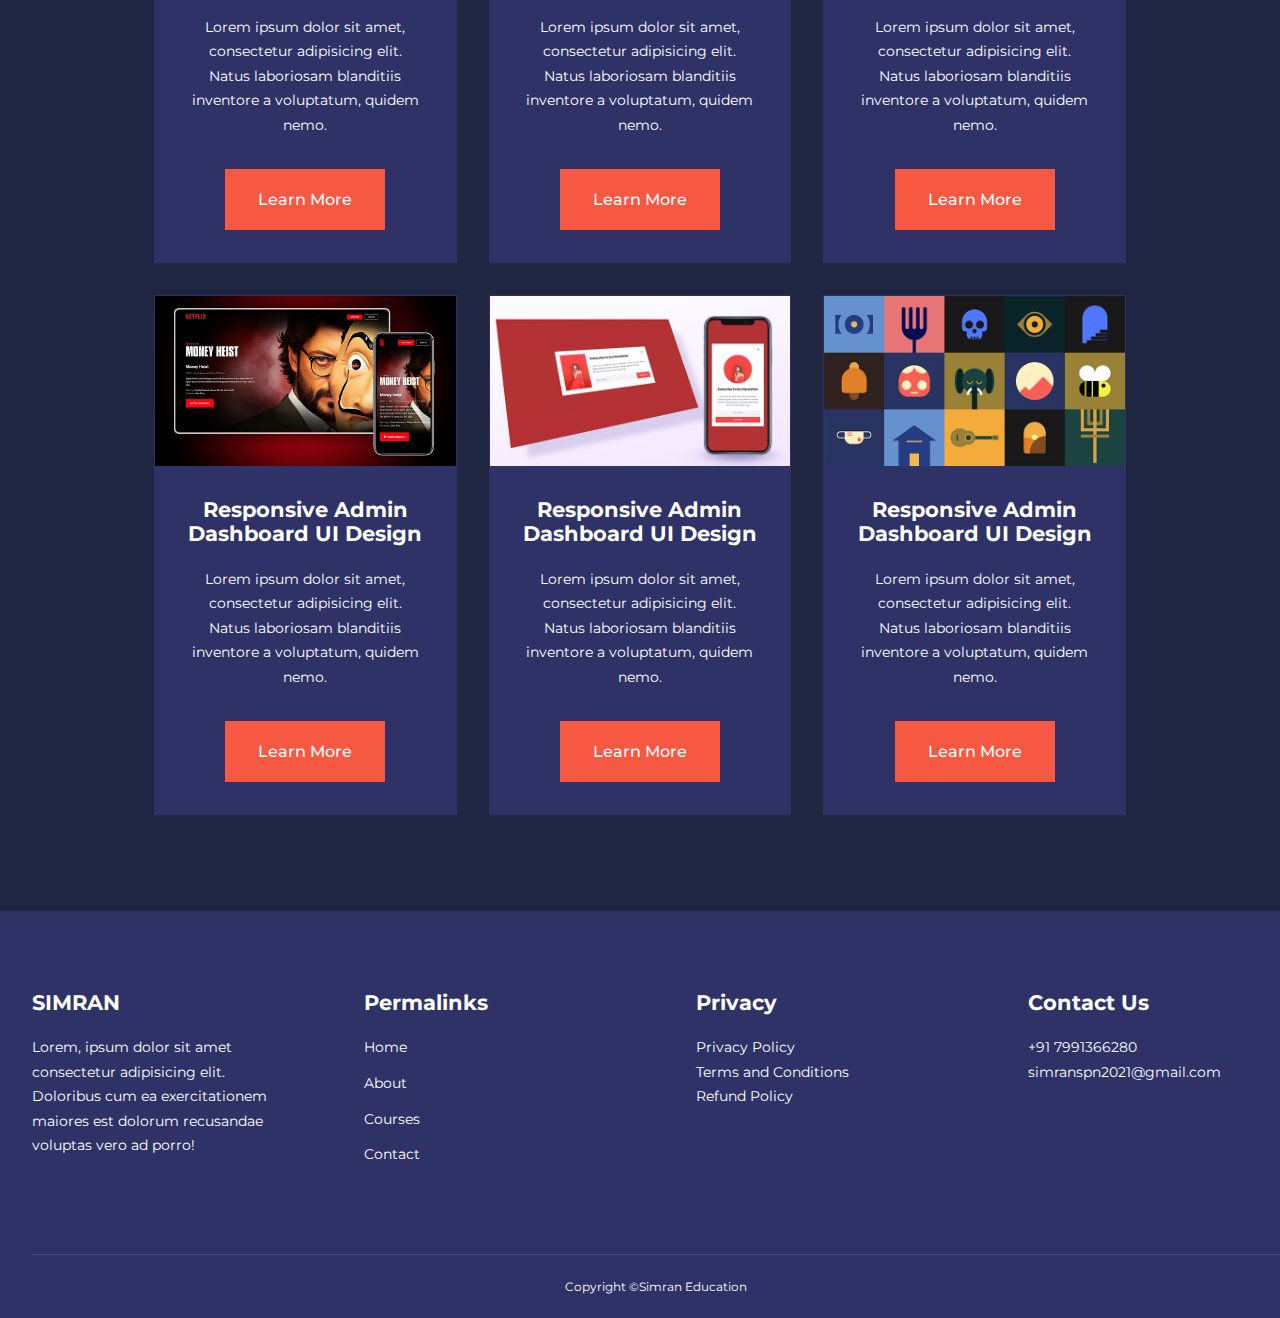
<file: education_website/courses.html>
<!DOCTYPE html>
<html lang="en">
  <head>
    <meta charset="UTF-8" />
    <meta name="viewport" content="width=device-width, initial-scale=1" />
    <title>Education website</title>
    <link rel="stylesheet" href="./css/style.css" />
    <!--css for about section -->
    <link rel="stylesheet" href="./css/about.css"/>
    <!--for icon we have to use this link ,we have use iconscout-->
    <link
      rel="stylesheet"
      href="https://unicons.iconscout.com/release/v4.0.8/css/line.css"
    />
    <!--to use the google font we have to paste the link here from googlefont.com-->
    <link rel="preconnect" href="https://fonts.googleapis.com" />
    <link rel="preconnect" href="https://fonts.gstatic.com" crossorigin />
    <link
      href="https://fonts.googleapis.com/css2?family=Montserrat:wght@300;400;500;600;800;900&display=swap"
      rel="stylesheet"
    />
    <style>
        .courses
{
    margin-top: 1rem;
}
    </style>
   
  </head>
  <body>
    <!--start of navigation bar -->
    <nav>
      <div class="container nav_container">
        <a href="index.html" id="edu_name"><h4>EDUCATION</h4></a>
        <ul class="nav_menu">
          <li><a href="index.html">HOME</a></li>
          <li><a href="about.html">ABOUT</a></li>
          <li><a href="courses.html">COURSES</a></li>
          <li><a href="contact.html">CONTACT</a></li>
        </ul>
        <!--this is the button for opening the menus-HOMME,CONTACT ETC in th mobile as it will be responsive-->
        <button id="open-menu-btns"><i class="uil uil-bars"></i></button>
        <!--this is the close button -->
        <button id="close-menu-btns"><i class="uil uil-multiply"></i></button>
      </div>
    </nav>
<!--------------end of navigation -->
 <!--courses section -->
 <section class="courses">
    <h2>Our Popular courses</h2>
    <div class="container courses_container">
      <article class="course">
        <div class="course_image">
          <img src="./images/course1.jpg " />
        </div>
        <div class="course_info">
          <h4>Responsive Social Media Website Ui Design</h4>
          <p>
            Lorem ipsum dolor sit amet, consectetur adipisicing elit. Natus
            laboriosam blanditiis inventore a voluptatum, quidem nemo.
          </p>
          <a href="courses.html" class="btn btn-primary">Learn More</a>
        </div>
      </article>

      <article class="course">
        <div class="course_image">
          <img src="./images/course2.jpg " />
        </div>
        <div class="course_info">
          <h4>Responsive SmartPhone Website design</h4>
          <p>
            Lorem ipsum dolor sit amet, consectetur adipisicing elit. Natus
            laboriosam blanditiis inventore a voluptatum, quidem nemo.
          </p>
          <a href="courses.html" class="btn btn-primary">Learn More</a>
        </div>
      </article>

      <article class="course">
        <div class="course_image">
          <img src="./images/course3.jpg " />
        </div>
        <div class="course_info">
          <h4>Responsive Admin Dashboard UI Design</h4>
          <p>
            Lorem ipsum dolor sit amet, consectetur adipisicing elit. Natus
            laboriosam blanditiis inventore a voluptatum, quidem nemo.
          </p>
          <a href="courses.html" class="btn btn-primary">Learn More</a>
        </div>
      </article>

      <article class="course">
        <div class="course_image">
          <img src="./images/course13.jpg " />
        </div>
        <div class="course_info">
          <h4>Responsive Admin Dashboard UI Design</h4>
          <p>
            Lorem ipsum dolor sit amet, consectetur adipisicing elit. Natus
            laboriosam blanditiis inventore a voluptatum, quidem nemo.
          </p>
          <a href="courses.html" class="btn btn-primary">Learn More</a>
        </div>
      </article>

      <article class="course">
        <div class="course_image">
          <img src="./images/course4.jpg " />
        </div>
        <div class="course_info">
          <h4>Responsive Admin Dashboard UI Design</h4>
          <p>
            Lorem ipsum dolor sit amet, consectetur adipisicing elit. Natus
            laboriosam blanditiis inventore a voluptatum, quidem nemo.
          </p>
          <a href="courses.html" class="btn btn-primary">Learn More</a>
        </div>
      </article>

      <article class="course">
        <div class="course_image">
          <img src="./images/course5.jpg " />
        </div>
        <div class="course_info">
          <h4>Responsive Admin Dashboard UI Design</h4>
          <p>
            Lorem ipsum dolor sit amet, consectetur adipisicing elit. Natus
            laboriosam blanditiis inventore a voluptatum, quidem nemo.
          </p>
          <a href="courses.html" class="btn btn-primary">Learn More</a>
        </div>
      </article>

      <article class="course">
        <div class="course_image">
          <img src="./images/course6.jpg " />
        </div>
        <div class="course_info">
          <h4>Responsive Admin Dashboard UI Design</h4>
          <p>
            Lorem ipsum dolor sit amet, consectetur adipisicing elit. Natus
            laboriosam blanditiis inventore a voluptatum, quidem nemo.
          </p>
          <a href="courses.html" class="btn btn-primary">Learn More</a>
        </div>
      </article>

      <article class="course">
        <div class="course_image">
          <img src="./images/course7.jpg " />
        </div>
        <div class="course_info">
          <h4>Responsive Admin Dashboard UI Design</h4>
          <p>
            Lorem ipsum dolor sit amet, consectetur adipisicing elit. Natus
            laboriosam blanditiis inventore a voluptatum, quidem nemo.
          </p>
          <a href="courses.html" class="btn btn-primary">Learn More</a>
        </div>
      </article>

      <article class="course">
        <div class="course_image">
          <img src="./images/course8.jpg " />
        </div>
        <div class="course_info">
          <h4>Responsive Admin Dashboard UI Design</h4>
          <p>
            Lorem ipsum dolor sit amet, consectetur adipisicing elit. Natus
            laboriosam blanditiis inventore a voluptatum, quidem nemo.
          </p>
          <a href="courses.html" class="btn btn-primary">Learn More</a>
        </div>
      </article>
      <article class="course">
        <div class="course_image">
          <img src="./images/course9.jpg " />
        </div>
        <div class="course_info">
          <h4>Responsive Admin Dashboard UI Design</h4>
          <p>
            Lorem ipsum dolor sit amet, consectetur adipisicing elit. Natus
            laboriosam blanditiis inventore a voluptatum, quidem nemo.
          </p>
          <a href="courses.html" class="btn btn-primary">Learn More</a>
        </div>
      </article>
      <article class="course">
        <div class="course_image">
          <img src="./images/course10.jpg " />
        </div>
        <div class="course_info">
          <h4>Responsive Admin Dashboard UI Design</h4>
          <p>
            Lorem ipsum dolor sit amet, consectetur adipisicing elit. Natus
            laboriosam blanditiis inventore a voluptatum, quidem nemo.
          </p>
          <a href="courses.html" class="btn btn-primary">Learn More</a>
        </div>
      </article>
      <article class="course">
        <div class="course_image">
          <img src="./images/course11.jpg " />
        </div>
        <div class="course_info">
          <h4>Responsive Admin Dashboard UI Design</h4>
          <p>
            Lorem ipsum dolor sit amet, consectetur adipisicing elit. Natus
            laboriosam blanditiis inventore a voluptatum, quidem nemo.
          </p>
          <a href="courses.html" class="btn btn-primary">Learn More</a>
        </div>
      </article>

    </div>
  </section>
  <!--end of courses section -->









 <!--footer section-->
 <footer>
    <div class="footer footer_container">
      <div class="footer_1">
        <a href="index.html" class="footer_logo"><h4>SIMRAN</h4></a>
        <p>
          Lorem, ipsum dolor sit amet consectetur adipisicing elit. Doloribus
          cum ea exercitationem maiores est dolorum recusandae voluptas vero
          ad porro!
        </p>
      </div>
      <div class="footer_2">
        <h4>Permalinks</h4>
        <ul class="permalinks">
          <li><a href="index.html">Home</a></li>
          <li><a href="about.html">About</a></li>
          <li><a href="courses.html">Courses</a></li>
          <li><a href="contact.html">Contact</a></li>
        </ul>
      </div>
      <div class="footer_3">
        <h4>Privacy</h4>
        <li><a href="#">Privacy Policy</a></li>
        <li><a href="#">Terms and Conditions</a></li>
        <li><a href="#">Refund Policy</a></li>
      </div>
      <div class="footer_4">
        <h4>Contact Us</h4>
        <div>
          <p>+91 7991366280</p>
          <p>simranspn2021@gmail.com</p>
        </div>
        <div>
          <ul class="footer_socials">
            <li>
              <a href="#"><i class="uil uil-facebook"></i></a>
            </li>
            <li>
              <a href="#"><i class="uil uil-instagram"></i></a>
            </li>
            <li>
              <a href="#"><i class="uil uil-linkedin"></i></a>
            </li>
            <li>
              <a href="#"><i class="uil uil-twitter"></i></a>
            </li>
          </ul>
        </div>
      </div>
    </div>
    <div class="footer_copyright">
      <small>Copyright &copy;Simran Education</small>
    </div>
  </footer>

  <!---end of footer section-->
  <script src="./script.js"></script>
  <script src="https://cdn.jsdelivr.net/npm/swiper@10/swiper-bundle.min.js"></script>

</body>
</html>
</file>
<file: education_website/css/style.css>
*
{
    margin: 0px;
    padding: 0px;
    outline: 0px;
    border:  0px;
    text-decoration: none;/*text ke neeche underline hatjaayegi isse*/
    list-style: none;/*list ki bullets hat jaayegi isse*/
    box-sizing:border-box;
}/*this means we will apply thiese properties to all the elemnts mention inside*/
/*now we will create a global variabl using root so that we can use anywhere */
:root{
    --color-primary:#6c63ff;
    --color-success:#00bf8e;
    --color-warning:#f7c94b;
    --color-danger:#f75842;
    --color-danger-variant:rgba(247,88,66,0.4);
    --color-white:#fff;
    --color-light:rgba(255,255,255,0.7);
    --color-black:#000;
    --color-bg:#1f2641;
    --color-bg1:#2e3267;
    --color-bg2:#424890;

    --container-width-lg:76%;
    --container-width-md:90%;
    --container-width-sm:94%;


    --transition:all 400ms ease;

}
body 
{
    font-family: 'Montserrat', sans-serif;
    line-height: 1.7;
    color:var(--color-white);
    background-color: var(--color-bg);
}
.container 
{
    width:var(--container-width-lg);
    margin:0 auto;
}
section 
{
   padding:6rem 0;
}
section h2{
text-align:center;
margin-bottom: 4rem;
}
h1,h2,h3,h4,h5{
 line-height: 1.2;
}
h1{
    font-size:2.4rem;

}
h2{
    font-size:2rem;
}
h3{
    font-size: 1.6rem;
}
h4{
    font-size:1.3rem;
}
a{
    color:var(--color-white);
}
img
{
    width:100%;
    display:block;
    object-fit:cover;

}
.btn
{
    display:inline-block;
    background:var(--color-white);
    color:var(--color-black);
    padding:1rem 2rem;
    border:1px solid transparent;
    font-weight:500;
    transition:var(--transition);

}
.btn:hover 
{
    background:transparent;
    color:var(--color-white);
    border-color: var(--color-white);
}
.btn-primary
{
    background:var(--color-danger);
    color:var(--color-white);
}

/*---------------------------navigation bar------------------------*/
nav{
    background-color: transparent;
    width:100vw;
    height:5rem;/*rem means 5 times the parent elemnt height 1 rem is taken as 16px, 2 rem 32 px and so on */
    position:fixed;
    top:0;
    z-index: 11; 
}
/*change navbar on scrolling using js*/
.window-scroll
{
background-color: var(--color-primary);
box-shadow: 0 1rem 2rem rgba(0,0,0,2);
}
.nav_container 
{
    height:100%;
    display:flex;
    justify-content: center;
    align-items: center;
}
/*in order to hide button from pc as it is used only in mobiles we will do*/
nav button{
    display:none;
}
#edu_name 
{
   margin-right:650px;
}
.nav_menu
{
    display:flex;
    align-items:center;
    gap:4rem;
}
.nav_menu a{
    font-size: 0.9rem;
    transition:var(--transition);/*for smoother chnage we will use this */
}
.nav_menu a:hover{
    color:var(--color-bg2);
}
/*END OF NAVIGATION BAR */

/*start of header section*/
header{
    position:relative;
    top:5rem;
    overflow:hidden;
    height:70vh;
    margin-bottom: 5rem;
}
.header_container 
{
    display: grid;
    grid-template-columns: 1fr 1fr;/*this is used to divide into 2 columns of 50%*/
    align-items: center;
    gap:5rem;
    height:100%;

}
.header_left p
{
    margin:1rem 0 2.4rem;
}
/*-----------------------categories section-----------------*/

.categories
{
    background-color: var(--color-bg1);
    height:31rem;
}
.categories h1{
    line-height: 1;
    margin-bottom: 3rem;
}
.categories_container
{
    display:grid;
    grid-template-columns: 40% 60%;
    gap:4rem;
}
.categories_left{
    margin-right: 4rem;
}
.categories_left p{
margin:3rem 0 3rem;
}
.categories_right
{
    display:grid;
    grid-template-columns: repeat(3,1fr);
    gap:1.2rem;
}
.category
{
    background: var(--color-bg2);
    padding:2rem;
    border-radius:2rem;
    transition:var(--transition);
}
.category:hover 
{
    box-shadow: 0 3rem 3rem rgba(0,0,0,0.3);
}
.category-icon
{
    background:var(--color-primary);
    padding:0.7rem;
    border-radius: 0.9rem ;
}
.category h5
{
margin:2rem 0 1rem;
}
.category p{
    font-size: 0.85rem;
}
#s1
{
    background-color: var(--color-danger);
}
#s2
{
    background-color: var(--color-primary);
}
#s3
{
    background-color: var(--color-success);
}
#s4{
    background-color: var(--color-warning);
}
#s5
{
    background-color: var(--color-light);

}
#s6
{
    background-color: var(--color-danger-variant);
}


/*-----------------Popular courses-----------------------------*/

.courses
{
    margin-top:10rem;
}
.courses_container 
{
    display:grid;
    grid-template-columns: repeat(3,1fr);
    gap:2rem;
}
.course
{
    background:var(--color-bg1);
    text-align: center;
    border:1px solid transparent;
    transition:var(--transition);
}
.course:hover 
{
    background:transparent;
    border-color:var(--color-primary);
}
.course_info
{
    padding: 2rem;
}
.course_info p{
    margin:1.2rem 0 2rem;
    font-size:0.9rem;
}

/* frequenlty asked question--------*/
.faqs
{
    background:var(--color-bg1);
    box-shadow: inset 0 0 3rem rgba(0,0,0,0.5);

}
.faqs_container
{
    display:grid;
    grid-template-columns: 1fr 1fr ;
    gap:1rem;
}
.faq{
    padding:2rem;
    display:flex;
    align-items:center;
    gap:1.4rem;
    height:fit-content;
    background:var(--color-primary);
    cursor:pointer; 
}
.faq h4{
     font-size:1rem;
     line-height: 2.2;
}
.faq_icon
{
    align-self: flex-start;
    font-size:1.2rem;
}
.faq p{
    margin-top:0.8rem;
     display:none;
}
.open p{
    display:block;
}

/*----frequently asked questions----*/

/*-------Testimonials--------*/

.testimonial_container 
{
    overflow-x: hidden;
    position:relative;
    margin-bottom: 5rem;
}
.testimonial
{
    padding-top: 2rem;
}
.avatar
{
    width:6rem;
    height:6rem;
    border-radius: 50%;
    overflow: hidden;
    margin:0 auto 1rem;
    border:1rem solid var(--color-bg1);
}
.testimonial_info
{
    text-align:center;
}
.testimonial_body
{
    background:var(--color-primary);
    padding:2rem;
    margin-top:3rem;
    position:relative;
}
/*this is used for the triangular shape abpove the css element*/
/*:: this is used for the pseudo selctor*/
.testimonial_body::before{
    content:"";
    display:block;
    background:linear-gradient(135deg,transparent,var(--color-primary),var(--color-primary),var(--color-primary));
    width:3rem;
    height:3rem;
    position:absolute;
    left:50%;
    top:-1.5rem;
    transform:rotate(45deg); 
 }
/* .testimonial_body::before: This targets the pseudo-element ::before of the elements with the class name testimonial_body. Pseudo-elements are used to style specific parts of an element.

content: "";: This sets the content property of the pseudo-element to an empty string. In this case, the pseudo-element is used purely for styling purposes and doesn't contain any actual content.

display: block;: This specifies that the pseudo-element should be rendered as a block-level element. Block-level elements take up the full width available and start on a new line.

background: linear-gradient(135deg, transparent, var(--color-primary), var(--color-primary), var(--color-primary));: This sets the background property of the pseudo-element to a linear gradient. The gradient starts from the top left (135 degrees) and transitions from transparent to the value of --color-primary three times. The --color-primary variable likely represents a specific color value defined elsewhere in the CSS code.

width: 3rem;: This sets the width of the pseudo-element to 3 rem units.

height: 3rem;: This sets the height of the pseudo-element to 3 rem units.

position: absolute;: This positions the pseudo-element absolutely, meaning it is positioned relative to its nearest positioned ancestor (or the initial containing block if there is no positioned ancestor).

left: 50%;: This positions the left edge of the pseudo-element at 50% of the width of its positioned ancestor.

top: -1.5rem;: This positions the top edge of the pseudo-element 1.5 rem units above its positioned ancestor.

transform: rotate(45deg);: This applies a rotation transformation to the pseudo-element, rotating it 45 degrees clockwise.

Overall, this code snippet creates a triangular shape above the testimonial_body element using a gradient background and some positioning and transformation properties. */ 

/*-----------------footer section----------------------------*/

footer{
    background-color: var(--color-bg1);
    padding-top: 5rem;
    padding-left: 2rem;
    font-size: 0.9rem;
}
.footer_container
{
    display:grid;
    grid-template-columns: repeat(4,1fr);
    gap:5rem;
}
.footer_container>div h4{
    margin-bottom: 1.2rem;
}
.footer_1 p{
    margin:0 0 2rem;
}
footer ul li{
    margin-bottom:0.7rem;
}
footer ul li a:hover
{
    text-decoration: underline;
}
.footer_socials
{
    display:flex;
    gap:1rem;
    font-size:1.2rem;
    margin-top:2rem;
}
.footer_copyright
{
    text-align: center;
    margin-top:4rem;
    padding:1.2rem 0;
    border-top:1px solid var(--color-bg2);
    
}
/*-----------------------footer section -------------------*/

/*----------------Media Queries(for making this website responsive)---------------------------*/
@media screen and (max-width: 1024px)
{

    .container{
        width:var(--container-width-md);

    }
    h1{
        font-size:2.2rem;
    }
    h2
    {
        font-size:1.7rem;
    }
    h3
   {
    font-size: 1.4rem;
   } 
   h4
   {
    font-size:1.2rem;
   }
   /*-------------------navbar--------------*/
nav button
{
    display: inline-block;
    background:transparent;
    font-size:1.8rem;
    color:var(--color-white);
    cursor:pointer;
}
nav button#close-menu-btns
{
  display:none;

}
.nav_menu{
    position:fixed;
    top:5rem;
    right:5%;
    height:fit-content;
    width:18rem;
    flex-direction: column;
    gap:0;
    display:none;
}
.nav_menu li
{
    width:100%;
    height:5.8rem;
    animation:animateNavItems 1s linear forwards;
    transform-origin: top-right;
    opacity:0;
}
.nav_menu li:nth-child(2)
{
    animation-delay: 2s;
}
.nav_menu li:nth-child(3)
{
    animation-delay: 3s;
}
.nav_menu li:nth-child(4)
{
    animation-delay: 4s;
}
@keyframes animateNavItems {
    0%
    {
        transform:rotateZ(-90deg);
    }
    100%
    {
      transform:rotateZ(0);
      opacity: 1;
    }
}
.nav_menu li a
{
    background:var(--color-primary);
    box-shadow: -4rem 6rem 10rem rgba(0,0,0,0.6);
    width:100%;
    height:100%;
    display:grid;
    place-items: center;
}
.nav_menu li a:hover
{
    background:var(--color-bg2);
    color:var(--color-white);
}

/*-------------------------------Header---------------*/
header
{
    height:52vh;
    margin-bottom:5rem;
}
.header_container
{
    gap:0;
    padding-bottom:3rem;
}
/*-----------------------------categories-------------------*/
.categories{
    height: auto;
}
.categories_container{
    grid-template-columns: 1fr;
gap:3rem;
}
.categories_left{
    margin-right: 0;
}
/*---------------------------Popular Courses--------------------*/
.course{
    margin-top:0;
}
.courses_container{
    grid-template-columns: 1fr 1fr;
}
/*-------------------------faqs------------*/
.faqs_container
{
    grid-template-columns: 1fr;

}
.faq{
    padding:1.5rem;
}
.footer_container{
    grid-template-columns: 1fr 1fr;
}
}
/*-----------------Now we will see for the media quesries for phone -----------------*/
@media screen and (max-width:600px)
{

.container{
    width:var(--container-width-sm);
}
.nav_menu{
    right:1%;
}
#edu_name
{
    margin-left:210px;
}
#open-menu-btns
{
    position:absolute;
    left:560px;
}
#close-menu-btns
{
    position:absolute;
    right:234px;
}
header
{
    height:100vh;
}
.header_container{
    grid-template-columns: 1fr;
    text-align: center;
    margin-top: 2rem;

}
.header_left p
{
    margin-bottom: 1.3rem;
}
.categories_right{
    grid-template-columns: 1fr 1fr;
    gap:0.7rem;
}
.categories{
    padding:1rem;
    border-radius: 1rem;
}
.category-icon
{
    margin-top:4px;
    display: inline-block;
}
.courses_container{
    grid-template-columns: 1fr;

}
.testimonial_body{
    padding:1.2rem;
}
.footer_container{
      grid-template-columns: 1fr;
      text-align: center;
      gap:2rem;

}
.footer_1 p
{
    margin:1rem auto;
}
.footer_socials{
    justify-content: center;
}
}
</file>
<file: education_website/css/about.css>
/*-------------------Achievments--------*/
.about_achievements
{
margin-top:3rem;
}
.about_achievements-container
{
    display: grid;
    grid-template-columns: 40% 60%;
    gap:5rem;
}
.about_achievements-right >p{
    margin:1.6rem 0 2.5rem;
}
.achievements_cards
{
    display:grid;
    grid-template-columns: repeat(3,1fr);
    gap:1.5rem;
}
.achievements_cards{
    background-color: var(--color--bg1);
    padding:1.6rem;
    border-radius: 1rem;
    text-align: center;
    transition:var(--transition);
}
.achievements_cards:hover{
    background-color: var(--color-bg2);
    box-shadow: 0 3rem 3rem rgba(0,0,0,0.3);
    
}
.achievement_icon
{
    background-color: var(--color-danger);
    padding:0.6rem;
    border-radius: 1rem;
    display: inline-block;
    margin-bottom: 2rem;
    font-size: 2rem;
}
.achievement_card:nth-child(2) .achievement_icon
{
    background: var(--color-success);
}
.achievement  _card:nth-child(3) .achievement_icon
{
    background: var(--color-primary);
}
.achievement_card p
{
margin-top:1rem;
}

/*------------------------team members---------------*/
.team{
    background-color: var(--color-bg1);
    box-shadow: inset 0 0 3rem rgba(0,0,0,0.5);

}
.team_container
{
    display: grid;
    grid-template-columns: repeat(4,1fr);
    gap:2rem;
}
.team_member
{
    background-color: var(--color-bg2);
    padding:2rem;
    border:1px solid transparent;
    transition:var(--transition);
}
.team_member:hover{
    background-color: transparent;
    border-color: var(--color-primary);
}
.team_member_image img{
    filter: saturate(0);
}
.team_member:hover img{
    filter:saturate(1);
}
.team_member-info *
{
    text-align: center;
    margin-top: 1.4rem;
}
.team_member-info p{
     color:var(--color-light);
}
/*----------------------Media Queries for the about page to make it responsive----*/

@media screen and (max-width:1024px)
{
   .about_achievements{
    margin-top:2rem;
   }
   .about_achievements-container{
    grid-template-columns: 1fr;
    gap:4rem;
   }
   .about_achievements-left{
    width:80%;
    margin:0 auto;
   }
    .team_container{
        grid-template-columns: repeat(3,1fr);
    gap:1.5rem;
}
.team_member{
    padding:1rem;

}
}
/*--------------------Media queries for phones----------*/
@media screen and (max-width:600px)
{
    .achievements_cards{
        grid-template-columns: 1fr 1fr;
        gap:0.7rem;
    }
    .team_container{
        grid-template-columns: 1fr 1fr;
        gap:0.7rem;
        }
        .team_member{
            padding:0;

        }
        .team_member p{
            margin-bottom: 1.5rem;
}
}
</file>
<file: education_website/css/contact.css>
.contact_container
 {
    background-color: var(--color-bg1);
    padding:3rem;
    display:grid;
    grid-template-columns: 40% 60%;
    gap:4rem;
    height:30rem;
    margin:7rem auto;
    border-radius: 1rem;
 }
 /*-----------Aside---------*/
 .contact_aside
 {
    background-color: var(--color-primary);
    margin:3rem;
    border-radius: 1rem;
    position:relative;
    bottom:10rem;
    padding-left:1rem ;
 }

 .aside_image
 {
    width:12rem;
    margin-bottom:2rem;

 }
 .contact_aside h2{
text-align: left;
margin-bottom: 1rem;
 }
 .contact_aside p{
    font-size: 0.9rem;
    margin-bottom: 2rem;
 }
.contact_details li{
    display: flex;
    gap:1rem;
    align-items: cneter;
    margin-bottom: 1rem;
}
.contact_socials{
display:flex;
gap:0.8rem;
margin-top: 3rem;
margin-bottom: 2rem;
margin-left: 1rem;
}
.contact_socials a{
    background-color: var(--color-bg2);
    padding:0.5rem;
    border-radius: 50%;
    font-size: 0.9rem;
    transition:var(--transition);
}
.contact_socials a:hover{
    background-color: transparent;
}
.contact_form
{
    display:flex;
    flex-direction: column;
    gap:1.2rem;
    margin-right: 4rem;
}
.form_name
{
    display:flex;
    gap:1.2rem;
}
.contact_form input[type="text"]
{
    width:50%;
}
input,textarea
{
    width:100%;
    padding:1rem;
    background-color: var(--color-bg);
    color:var(--color-white);
}
.contact_form .btn 
{
    width:max-content;
    cursor:pointer;
    margin-top:1rem;
    cursor:pointer;
}
@media screen and (max-width:1024px)
{
    .contact{

    }
    .contact_container{
        gap:1.5rem;
        margin-top:3rem;
        height:auto;
        padding:1.5rem;

    }
    .contact_aside{
        width:auto;
        padding:1.5rem;
        bottom:0;

    }
    .contact_form{
        align-self: center;
        margin-right: 1.5rem;

    }

}

/*medua quereis for phone */
@media screen and (max-width:600px)
{
    .contact_container{
        grid-template-columns: 1fr;
        gap:3rem;
        margin-top: 0;
        padding:0;

    }
    .contact_form{
        margin:0 1.5rem 3rem;

    }
    .form_name 
    {
        flex-direction: column;
    }
    .form_name input[type="text"]{
        width:100%;

    }
}
</file>
